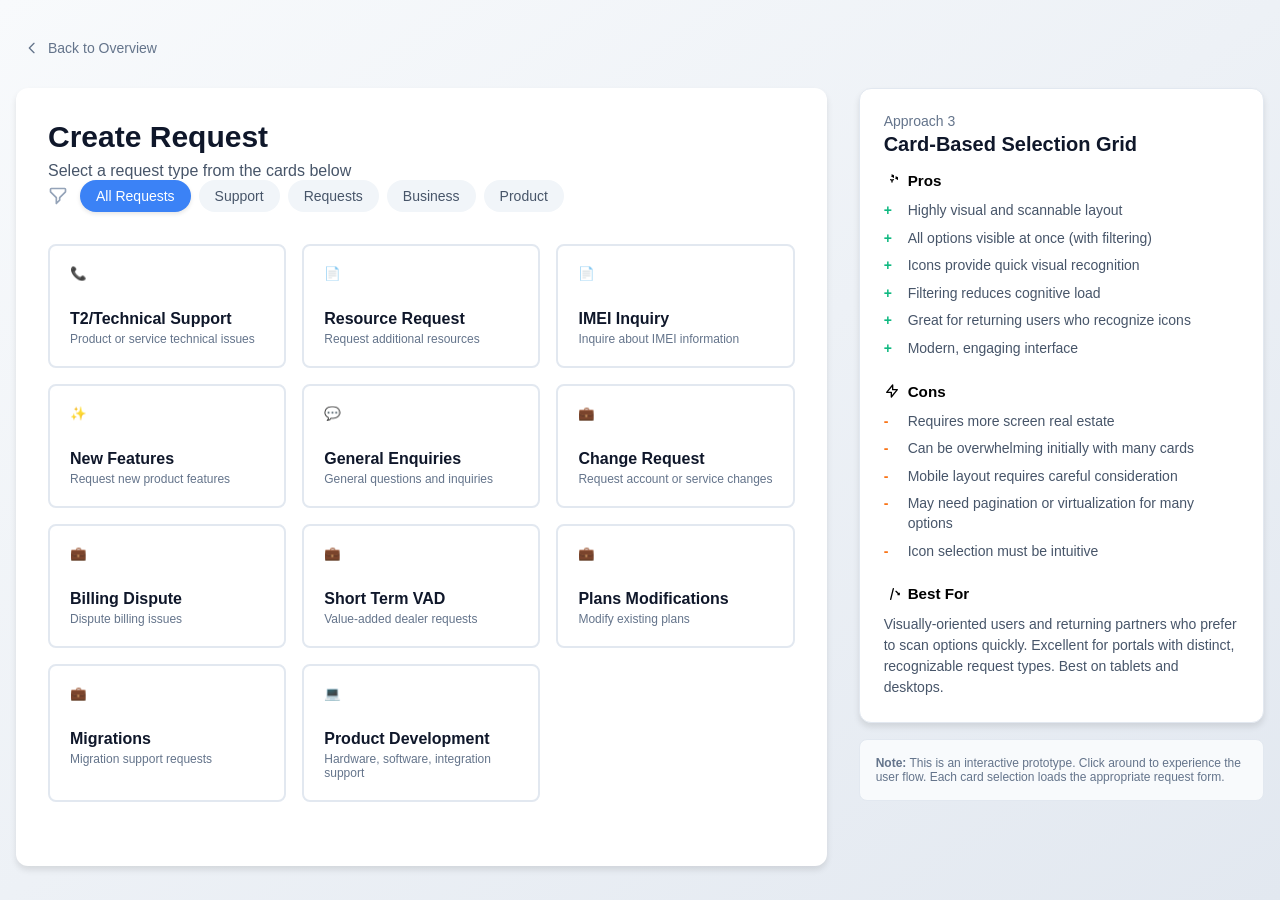
<file: public/approach3.html>
<!DOCTYPE html>
<html lang="en">
<head>
    <meta charset="UTF-8">
    <meta name="viewport" content="width=device-width, initial-scale=1.0">
    <title>Approach 3: Card-Based Selection Grid - Iridium Partner Portal</title>
    <style>
        * {
            margin: 0;
            padding: 0;
            box-sizing: border-box;
        }

        body {
            font-family: -apple-system, BlinkMacSystemFont, 'Segoe UI', 'Roboto', 'Oxygen',
                'Ubuntu', 'Cantarell', 'Fira Sans', 'Droid Sans', 'Helvetica Neue', sans-serif;
            -webkit-font-smoothing: antialiased;
            -moz-osx-font-smoothing: grayscale;
            background: linear-gradient(to bottom right, #f8fafc, #e2e8f0);
            min-height: 100vh;
            padding: 2rem 1rem;
        }

        .container {
            max-width: 1536px;
            margin: 0 auto;
        }

        .grid {
            display: grid;
            gap: 2rem;
        }

        @media (min-width: 1024px) {
            .grid-2col {
                grid-template-columns: 2fr 1fr;
            }
        }

        .back-button {
            display: inline-flex;
            align-items: center;
            background: none;
            border: none;
            color: #64748b;
            cursor: pointer;
            padding: 0.5rem;
            font-size: 0.875rem;
            margin-bottom: 1.5rem;
            transition: color 0.2s;
        }

        .back-button:hover {
            color: #0f172a;
        }

        .back-button svg {
            width: 1rem;
            height: 1rem;
            margin-right: 0.5rem;
        }

        .card-lg {
            background: white;
            border-radius: 0.75rem;
            box-shadow: 0 4px 6px rgba(0, 0, 0, 0.1);
            padding: 2rem;
        }

        h1 {
            font-size: 1.875rem;
            font-weight: bold;
            color: #0f172a;
            margin-bottom: 0.5rem;
        }

        .subtitle {
            color: #475569;
            margin-bottom: 1.5rem;
        }

        .filter-section {
            display: flex;
            flex-wrap: wrap;
            gap: 0.5rem;
            align-items: center;
            margin-bottom: 2rem;
        }

        .filter-icon {
            width: 1.25rem;
            height: 1.25rem;
            color: #94a3b8;
            margin-right: 0.25rem;
        }

        .filter-tag {
            padding: 0.5rem 1rem;
            border-radius: 9999px;
            font-size: 0.875rem;
            font-weight: 500;
            cursor: pointer;
            transition: all 0.2s;
            background: #f1f5f9;
            color: #475569;
            border: none;
        }

        .filter-tag:hover {
            background: #e2e8f0;
        }

        .filter-tag.active {
            background: #3b82f6;
            color: white;
            box-shadow: 0 2px 4px rgba(0, 0, 0, 0.1);
        }

        .cards-grid {
            display: grid;
            gap: 1rem;
            grid-template-columns: repeat(auto-fill, minmax(150px, 1fr));
            margin-bottom: 2rem;
        }

        @media (min-width: 640px) {
            .cards-grid {
                grid-template-columns: repeat(2, 1fr);
            }
        }

        @media (min-width: 768px) {
            .cards-grid {
                grid-template-columns: repeat(3, 1fr);
            }
        }

        .card {
            padding: 1.25rem;
            border-radius: 0.5rem;
            border: 2px solid #e2e8f0;
            background: white;
            text-align: left;
            cursor: pointer;
            transition: all 0.3s;
            display: flex;
            flex-direction: column;
        }

        .card:hover {
            border-color: #cbd5e0;
            box-shadow: 0 2px 4px rgba(0, 0, 0, 0.05);
            transform: translateY(-2px);
        }

        .card.selected {
            border-color: #f97316;
            background: #fef3c7;
            box-shadow: 0 2px 8px rgba(249, 115, 22, 0.2);
        }

        .card-icon {
            width: 2rem;
            height: 2rem;
            margin-bottom: 0.75rem;
            color: #94a3b8;
        }

        .card-icon.selected {
            color: #f97316;
        }

        .card-title {
            font-size: 1rem;
            font-weight: 600;
            color: #0f172a;
            margin-bottom: 0.25rem;
        }

        .card-description {
            font-size: 0.75rem;
            color: #64748b;
        }

        .form-section {
            padding-top: 1.5rem;
            border-top: 1px solid #e2e8f0;
            animation: fadeIn 0.3s ease-in-out;
        }

        @keyframes fadeIn {
            from {
                opacity: 0;
                transform: translateY(10px);
            }
            to {
                opacity: 1;
                transform: translateY(0);
            }
        }

        .form-header {
            display: flex;
            align-items: center;
            margin-bottom: 1.5rem;
            padding: 1rem;
            background: #eff6ff;
            border-left: 4px solid #3b82f6;
            border-radius: 0.25rem;
        }

        .form-header-content {
            flex: 1;
        }

        .form-header-title {
            font-weight: 600;
            color: #0f172a;
            margin-bottom: 0.25rem;
        }

        .form-header-subtitle {
            font-size: 0.875rem;
            color: #475569;
        }

        .form-group {
            margin-bottom: 1.5rem;
        }

        label {
            display: block;
            font-size: 0.875rem;
            font-weight: 500;
            color: #334155;
            margin-bottom: 0.5rem;
        }

        .required {
            color: #ef4444;
        }

        input[type="text"],
        input[type="email"],
        select,
        textarea {
            width: 100%;
            padding: 0.5rem 1rem;
            border: 1px solid #cbd5e0;
            border-radius: 0.5rem;
            font-size: 1rem;
            font-family: inherit;
            transition: all 0.2s;
        }

        input[type="text"]:focus,
        input[type="email"]:focus,
        select:focus,
        textarea:focus {
            outline: none;
            border-color: #3b82f6;
            box-shadow: 0 0 0 3px rgba(59, 130, 246, 0.1);
        }

        textarea {
            resize: none;
        }

        .file-upload {
            border: 2px dashed #cbd5e0;
            border-radius: 0.5rem;
            padding: 1.5rem;
            text-align: center;
            cursor: pointer;
            transition: all 0.2s;
        }

        .file-upload:hover {
            border-color: #94a3b8;
        }

        .file-upload-text {
            color: #64748b;
            font-size: 0.875rem;
        }

        .file-upload-hint {
            color: #94a3b8;
            font-size: 0.75rem;
            margin-top: 0.25rem;
        }

        .checkbox-group {
            display: flex;
            align-items: center;
            margin-bottom: 1.5rem;
        }

        input[type="checkbox"] {
            width: 1rem;
            height: 1rem;
            margin-right: 0.5rem;
            cursor: pointer;
        }

        .checkbox-group label {
            margin: 0;
            cursor: pointer;
        }

        .button-group {
            display: flex;
            gap: 0.75rem;
            padding-top: 1rem;
            border-top: 1px solid #e2e8f0;
            margin-top: 1.5rem;
        }

        .btn {
            padding: 0.75rem 1.5rem;
            border-radius: 0.5rem;
            border: none;
            font-weight: 500;
            cursor: pointer;
            transition: all 0.2s;
            display: inline-flex;
            align-items: center;
            justify-content: center;
            font-size: 1rem;
        }

        .btn-primary {
            background: linear-gradient(to right, #3b82f6, #2563eb);
            color: white;
            box-shadow: 0 2px 4px rgba(0, 0, 0, 0.1);
            flex: 1;
        }

        .btn-primary:hover {
            background: linear-gradient(to right, #2563eb, #1d4ed8);
            box-shadow: 0 4px 8px rgba(0, 0, 0, 0.15);
        }

        .btn-secondary {
            background: #f1f5f9;
            color: #475569;
        }

        .btn-secondary:hover {
            background: #e2e8f0;
        }

        .alert-info {
            padding: 1rem;
            border-radius: 0.5rem;
            background: #eff6ff;
            border: 1px solid #bfdbfe;
            color: #1e40af;
            font-size: 0.875rem;
            margin-top: 1rem;
        }

        .analysis-panel {
            position: sticky;
            top: 2rem;
        }

        .panel-card {
            background: white;
            border-radius: 0.75rem;
            box-shadow: 0 4px 6px rgba(0, 0, 0, 0.1);
            padding: 1.5rem;
            border: 1px solid #e2e8f0;
            margin-bottom: 1rem;
        }

        .panel-approach {
            font-size: 0.875rem;
            font-weight: 500;
            color: #64748b;
            margin-bottom: 0.25rem;
        }

        h2 {
            font-size: 1.25rem;
            font-weight: bold;
            color: #0f172a;
            margin-bottom: 1rem;
        }

        .section-title {
            display: flex;
            align-items: center;
            margin-bottom: 0.75rem;
            font-weight: 600;
            font-size: 0.95rem;
        }

        .section-icon {
            width: 1rem;
            height: 1rem;
            margin-right: 0.5rem;
        }

        .pro-con-list {
            list-style: none;
        }

        .pro-con-list li {
            padding-left: 1.5rem;
            position: relative;
            margin-bottom: 0.5rem;
            font-size: 0.875rem;
            color: #475569;
            line-height: 1.4;
        }

        .pros li::before {
            content: '+';
            position: absolute;
            left: 0;
            color: #10b981;
            font-weight: bold;
        }

        .cons li::before {
            content: '-';
            position: absolute;
            left: 0;
            color: #f97316;
            font-weight: bold;
        }

        .panel-note {
            background: #f8fafc;
            border-radius: 0.5rem;
            padding: 1rem;
            font-size: 0.75rem;
            color: #64748b;
            border: 1px solid #e2e8f0;
            margin-top: 1rem;
        }

        .hidden {
            display: none;
        }

        svg {
            width: 24px;
            height: 24px;
        }

        @media (max-width: 1024px) {
            .grid-2col {
                grid-template-columns: 1fr;
            }

            .analysis-panel {
                position: static;
                top: auto;
            }
        }
    </style>
</head>
<body>
    <div class="container">
        <button class="back-button" onclick="history.back()">
            <svg fill="none" viewBox="0 0 24 24" stroke="currentColor">
                <path stroke-linecap="round" stroke-linejoin="round" stroke-width="2" d="M15 19l-7-7 7-7" />
            </svg>
            Back to Overview
        </button>

        <div class="grid grid-2col">
            <!-- Main Content -->
            <div>
                <div class="card-lg">
                    <div class="subtitle" style="margin-bottom: 0;">
                        <h1>Create Request</h1>
                        <p>Select a request type from the cards below</p>
                    </div>

                    <!-- Filter Section -->
                    <div class="filter-section">
                        <svg class="filter-icon" fill="none" viewBox="0 0 24 24" stroke="currentColor">
                            <path stroke-linecap="round" stroke-linejoin="round" stroke-width="2" d="M3 4a1 1 0 011-1h16a1 1 0 011 1v2.586a1 1 0 01-.293.707l-6.414 6.414a1 1 0 00-.293.707V17l-4 4v-6.586a1 1 0 00-.293-.707L3.293 7.293A1 1 0 013 6.586V4z" />
                        </svg>
                        <button class="filter-tag active" onclick="filterCards('all')">All Requests</button>
                        <button class="filter-tag" onclick="filterCards('support')">Support</button>
                        <button class="filter-tag" onclick="filterCards('request')">Requests</button>
                        <button class="filter-tag" onclick="filterCards('business')">Business</button>
                        <button class="filter-tag" onclick="filterCards('product')">Product</button>
                    </div>

                    <!-- Cards Grid -->
                    <div class="cards-grid" id="cardsContainer">
                        <!-- Cards will be generated here -->
                    </div>

                    <!-- Form Container -->
                    <div id="formContainer" class="hidden"></div>
                </div>
            </div>

            <!-- Sidebar Analysis Panel -->
            <div class="analysis-panel">
                <div class="panel-card">
                    <div class="panel-approach">Approach 3</div>
                    <h2>Card-Based Selection Grid</h2>

                    <div style="margin-bottom: 1.5rem;">
                        <div class="section-title">
                            <svg class="section-icon" fill="none" viewBox="0 0 24 24" stroke="currentColor" stroke="currentColor">
                                <path stroke-linecap="round" stroke-linejoin="round" stroke-width="2" d="M14 10l-2 1m0 0l-2-1m2 1v2.5M20 7l-2 1m2-1l-2-1m2 1v2.5M14 4l-2 1m2-1l-2-1m2 1v2.5" />
                            </svg>
                            Pros
                        </div>
                        <ul class="pro-con-list pros">
                            <li>Highly visual and scannable layout</li>
                            <li>All options visible at once (with filtering)</li>
                            <li>Icons provide quick visual recognition</li>
                            <li>Filtering reduces cognitive load</li>
                            <li>Great for returning users who recognize icons</li>
                            <li>Modern, engaging interface</li>
                        </ul>
                    </div>

                    <div style="margin-bottom: 1.5rem;">
                        <div class="section-title">
                            <svg class="section-icon" fill="none" viewBox="0 0 24 24" stroke="currentColor">
                                <path stroke-linecap="round" stroke-linejoin="round" stroke-width="2" d="M13 10V3L4 14h7v7l9-11h-7z" />
                            </svg>
                            Cons
                        </div>
                        <ul class="pro-con-list cons">
                            <li>Requires more screen real estate</li>
                            <li>Can be overwhelming initially with many cards</li>
                            <li>Mobile layout requires careful consideration</li>
                            <li>May need pagination or virtualization for many options</li>
                            <li>Icon selection must be intuitive</li>
                        </ul>
                    </div>

                    <div>
                        <div class="section-title">
                            <svg class="section-icon" fill="none" viewBox="0 0 24 24" stroke="currentColor">
                                <path stroke-linecap="round" stroke-linejoin="round" stroke-width="2" d="M10 20l4-16m4 4l4 4m0 0l1 1m-1-1l-1 1m1-1l1-1m-1 1l-1-1" />
                            </svg>
                            Best For
                        </div>
                        <p style="font-size: 0.875rem; color: #475569; line-height: 1.5;">
                            Visually-oriented users and returning partners who prefer to scan options quickly. Excellent for portals with distinct, recognizable request types. Best on tablets and desktops.
                        </p>
                    </div>
                </div>

                <div class="panel-note">
                    <strong>Note:</strong> This is an interactive prototype. Click around to experience the user flow. Each card selection loads the appropriate request form.
                </div>
            </div>
        </div>
    </div>

    <script>
        const cardsData = [
            { id: 't2-support', icon: '📞', title: 'T2/Technical Support', description: 'Product or service technical issues', category: 'support' },
            { id: 'resource-request', icon: '📄', title: 'Resource Request', description: 'Request additional resources', category: 'request' },
            { id: 'imei-inquiry', icon: '📄', title: 'IMEI Inquiry', description: 'Inquire about IMEI information', category: 'request' },
            { id: 'new-features', icon: '✨', title: 'New Features', description: 'Request new product features', category: 'product' },
            { id: 'general-enquiries', icon: '💬', title: 'General Enquiries', description: 'General questions and inquiries', category: 'support' },
            { id: 'change-request', icon: '💼', title: 'Change Request', description: 'Request account or service changes', category: 'business' },
            { id: 'billing-dispute', icon: '💼', title: 'Billing Dispute', description: 'Dispute billing issues', category: 'business' },
            { id: 'short-term-vad', icon: '💼', title: 'Short Term VAD', description: 'Value-added dealer requests', category: 'business' },
            { id: 'plans-modifications', icon: '💼', title: 'Plans Modifications', description: 'Modify existing plans', category: 'business' },
            { id: 'migrations', icon: '💼', title: 'Migrations', description: 'Migration support requests', category: 'business' },
            { id: 'product-dev', icon: '💻', title: 'Product Development', description: 'Hardware, software, integration support', category: 'product' }
        ];

        let currentFilter = 'all';
        let selectedCard = null;

        function renderCards() {
            const container = document.getElementById('cardsContainer');
            let html = '';

            cardsData.forEach(card => {
                const isVisible = currentFilter === 'all' || card.category === currentFilter;
                const isSelected = selectedCard === card.id;

                html += `
                    <button
                        class="card ${isSelected ? 'selected' : ''}"
                        data-category="${card.category}"
                        onclick="selectCard('${card.id}', '${card.title}', '${card.category}')"
                        style="${!isVisible ? 'display: none;' : ''}"
                    >
                        <span class="card-icon ${isSelected ? 'selected' : ''}">${card.icon}</span>
                        <div class="card-title">${card.title}</div>
                        <div class="card-description">${card.description}</div>
                    </button>
                `;
            });

            container.innerHTML = html;
        }

        function filterCards(filter) {
            currentFilter = filter;

            // Update active filter button
            document.querySelectorAll('.filter-tag').forEach(btn => {
                btn.classList.remove('active');
            });
            event.target.classList.add('active');

            // Update card visibility
            const cards = document.querySelectorAll('[data-category]');
            cards.forEach(card => {
                if (filter === 'all' || card.dataset.category === filter) {
                    card.style.display = 'block';
                } else {
                    card.style.display = 'none';
                }
            });
        }

        function selectCard(cardId, title, category) {
            selectedCard = cardId;
            renderCards();

            const formContainer = document.getElementById('formContainer');
            formContainer.classList.remove('hidden');
            formContainer.innerHTML = renderForm(title, category);
            formContainer.scrollIntoView({ behavior: 'smooth', block: 'nearest' });
        }

        function renderForm(title, category) {
            const showAccountField = category.toLowerCase().includes('business');
            const showDeviceField = category.toLowerCase().includes('support');

            return `
                <div class="form-section">
                    <div class="form-header">
                        <div class="form-header-content">
                            <div class="form-header-title">Request Form</div>
                            <div class="form-header-subtitle">${title}</div>
                        </div>
                    </div>

                    <div class="form-group">
                        <label>Request Title <span class="required">*</span></label>
                        <input type="text" placeholder="Brief description of your request">
                    </div>

                    <div class="form-group">
                        <label>Priority <span class="required">*</span></label>
                        <select>
                            <option>Low</option>
                            <option>Medium</option>
                            <option>High</option>
                            <option>Critical</option>
                        </select>
                    </div>

                    <div class="form-group">
                        <label>Detailed Description <span class="required">*</span></label>
                        <textarea rows="5" placeholder="Please provide detailed information about your request..."></textarea>
                    </div>

                    <div class="form-group">
                        <label>Attachments</label>
                        <div class="file-upload">
                            <div class="file-upload-text">Click to upload or drag and drop files here</div>
                            <div class="file-upload-hint">PDF, PNG, JPG up to 10MB</div>
                        </div>
                    </div>

                    ${showAccountField ? `
                        <div class="form-group">
                            <label>Account Reference</label>
                            <input type="text" placeholder="Enter account or reference number">
                        </div>
                    ` : ''}

                    ${showDeviceField ? `
                        <div class="form-group">
                            <label>Device/Product ID</label>
                            <input type="text" placeholder="Enter device or product identifier">
                        </div>
                    ` : ''}

                    <div class="checkbox-group">
                        <input type="checkbox" id="urgent">
                        <label for="urgent">This is an urgent request requiring immediate attention</label>
                    </div>

                    <div class="button-group">
                        <button class="btn btn-primary">
                            <span style="margin-right: 0.5rem;">📤</span>
                            Submit Request
                        </button>
                        <button class="btn btn-secondary">Save Draft</button>
                    </div>

                    <div class="alert-info">
                        <strong>Note:</strong> This is a demonstration form. In the actual Power Portal implementation, fields would be dynamically configured based on the Dataverse entity and form customization.
                    </div>
                </div>
            `;
        }

        // Initialize
        renderCards();
    </script>
</body>
</html>
</file>
